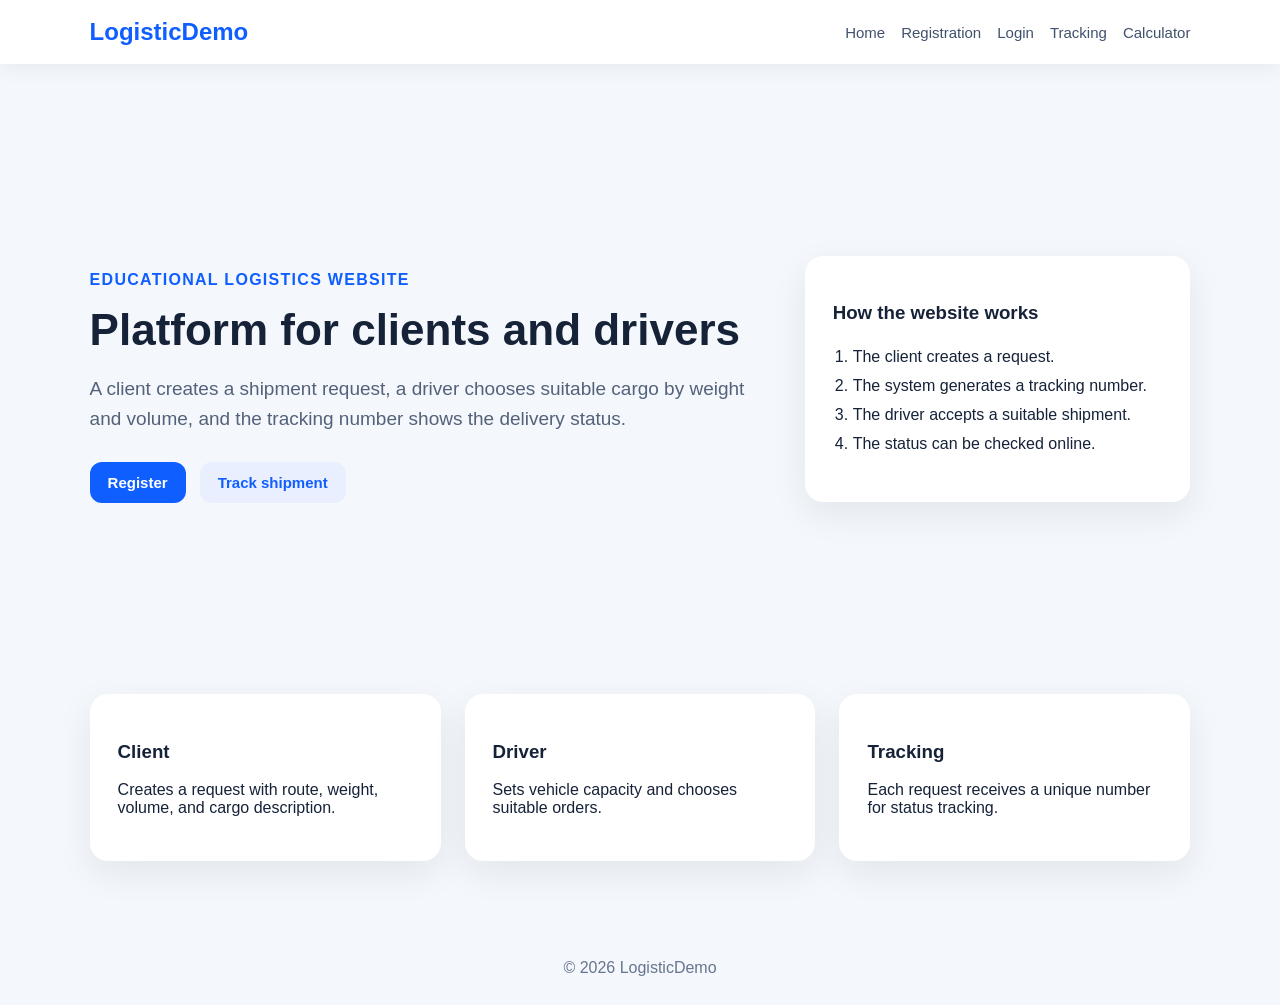
<file: index.html>
<!DOCTYPE html>
<html lang="en">
<head>
  <meta charset="UTF-8" />
  <meta name="viewport" content="width=device-width, initial-scale=1.0" />
  <meta name="description" content="LogisticDemo — an educational platform connecting clients and drivers for cargo shipments." />
  <title>LogisticDemo — Home</title>
  <link rel="stylesheet" href="style.css" />
</head>
<body>
  <header class="site-header">
    <a class="logo" href="index.html">LogisticDemo</a>
    <nav>
      <a href="index.html">Home</a>
      <a href="register.html">Registration</a>
      <a href="login.html">Login</a>
      <a href="tracking.html">Tracking</a>
      <a href="calculator.html">Calculator</a>
    </nav>
  </header>

  <main>
    <section class="hero">
      <div>
        <p class="eyebrow">Educational logistics website</p>
        <h1>Platform for clients and drivers</h1>
        <p class="hero-text">A client creates a shipment request, a driver chooses suitable cargo by weight and volume, and the tracking number shows the delivery status.</p>
        <div class="actions">
          <a class="btn primary" href="register.html">Register</a>
          <a class="btn secondary" href="tracking.html">Track shipment</a>
        </div>
      </div>
      <div class="hero-card">
        <h3>How the website works</h3>
        <ol>
          <li>The client creates a request.</li>
          <li>The system generates a tracking number.</li>
          <li>The driver accepts a suitable shipment.</li>
          <li>The status can be checked online.</li>
        </ol>
      </div>
    </section>

    <section class="features">
      <article class="card"><h3>Client</h3><p>Creates a request with route, weight, volume, and cargo description.</p></article>
      <article class="card"><h3>Driver</h3><p>Sets vehicle capacity and chooses suitable orders.</p></article>
      <article class="card"><h3>Tracking</h3><p>Each request receives a unique number for status tracking.</p></article>
    </section>
  </main>

  <footer>© 2026 LogisticDemo</footer>
  <script src="script.js"></script>
</body>
</html>
</file>
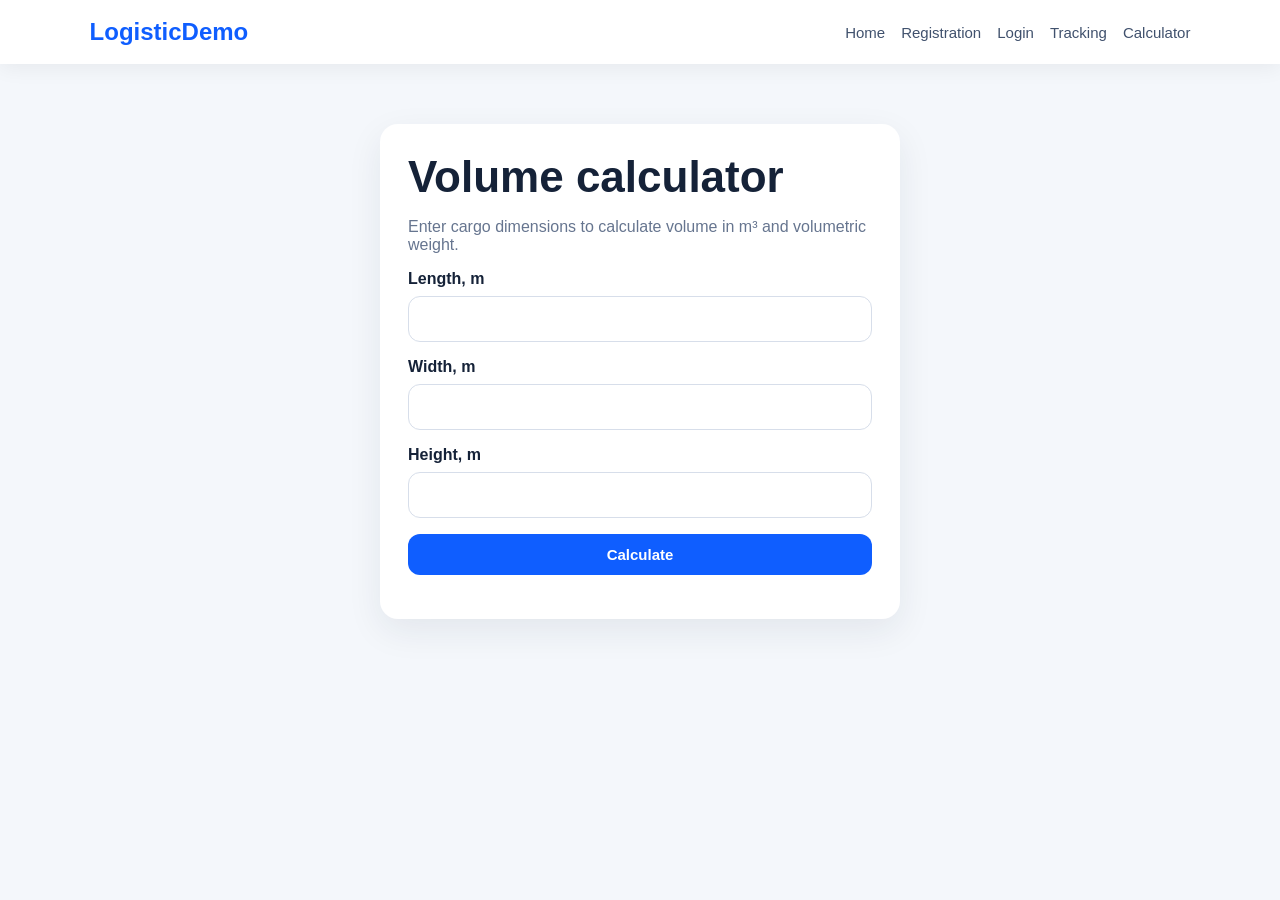
<file: calculator.html>
<!DOCTYPE html>
<html lang="en">
<head>
  <meta charset="UTF-8" />
  <meta name="viewport" content="width=device-width, initial-scale=1.0" />
  <meta name="description" content="Calculate cargo volume and volumetric weight on LogisticDemo." />
  <title>Cargo calculator — LogisticDemo</title>
  <link rel="stylesheet" href="style.css" />
</head>
<body>
  <header class="site-header">
    <a class="logo" href="index.html">LogisticDemo</a>
    <nav>
      <a href="index.html">Home</a>
      <a href="register.html">Registration</a>
      <a href="login.html">Login</a>
      <a href="tracking.html">Tracking</a>
      <a href="calculator.html">Calculator</a>
    </nav>
  </header>

  <main class="page-wrap">
    <section class="form-card">
      <h1>Volume calculator</h1>
      <p class="muted">Enter cargo dimensions to calculate volume in m³ and volumetric weight.</p>
      <form id="volumeForm">
        <label>Length, m
          <input type="number" id="length" min="0.01" step="0.01" required />
        </label>
        <label>Width, m
          <input type="number" id="width" min="0.01" step="0.01" required />
        </label>
        <label>Height, m
          <input type="number" id="height" min="0.01" step="0.01" required />
        </label>
        <button class="btn primary full" type="submit">Calculate</button>
      </form>
      <p id="volumeResult" class="message"></p>
    </section>
  </main>

  <script src="script.js"></script>
</body>
</html>
</file>
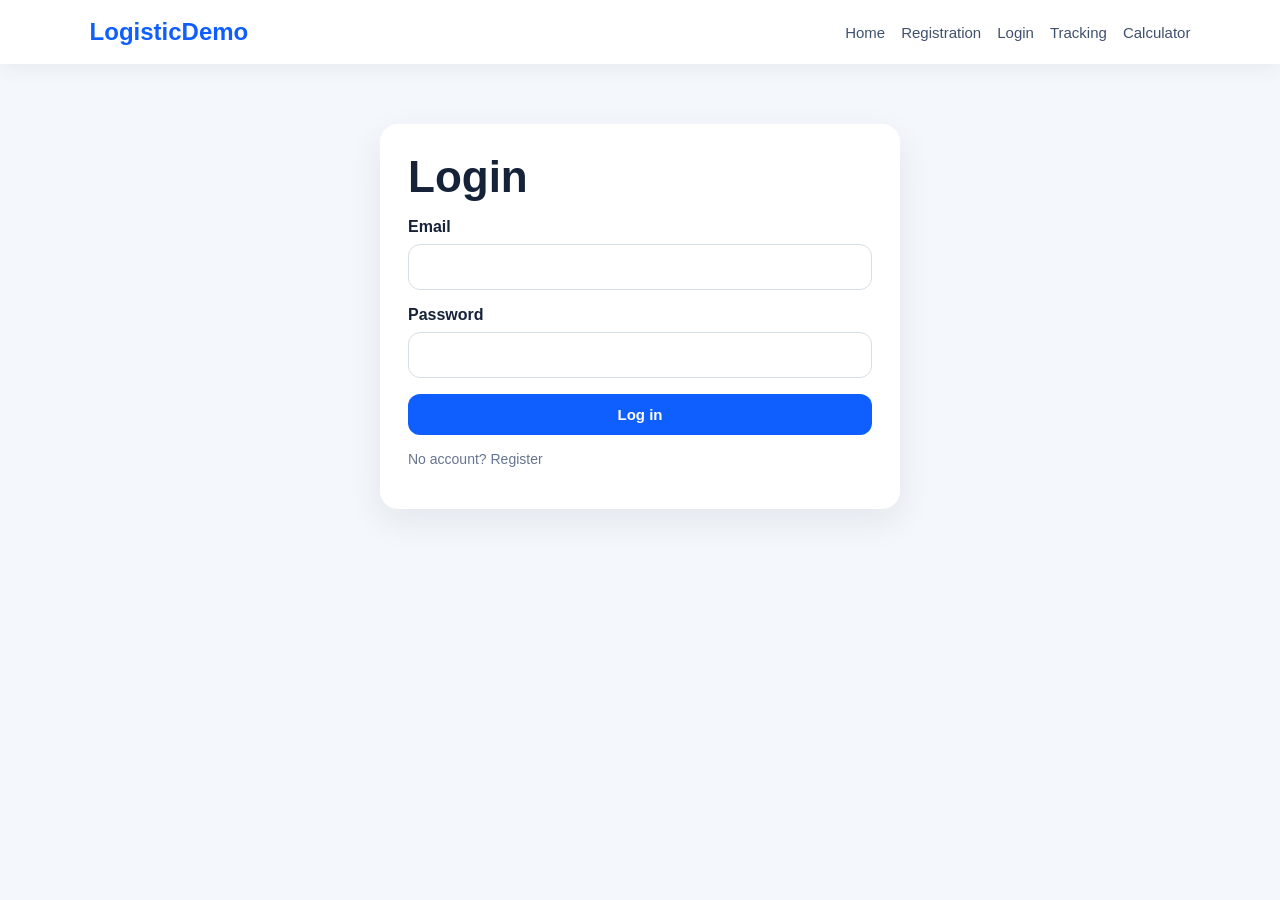
<file: client.html>
<!DOCTYPE html>
<html lang="en">
<head>
  <meta charset="UTF-8" />
  <meta name="viewport" content="width=device-width, initial-scale=1.0" />
  <meta name="description" content="Client dashboard — manage your shipment requests on LogisticDemo." />
  <title>Client dashboard — LogisticDemo</title>
  <link rel="stylesheet" href="style.css" />
</head>
<body data-role-page="client">
  <header class="site-header">
    <a class="logo" href="index.html">LogisticDemo</a>
    <nav>
      <a href="client.html">Client dashboard</a>
      <a href="tracking.html">Tracking</a>
      <a href="calculator.html">Calculator</a>
      <button class="link-button" id="logoutBtn">Log out</button>
    </nav>
  </header>

  <main class="dashboard">
    <section class="panel">
      <h1>Client dashboard</h1>
      <p id="clientWelcome" class="muted"></p>

      <h2>Create shipment request</h2>
      <form id="orderForm" class="grid-form">
        <label>From
          <input type="text" id="orderFrom" required placeholder="Riga" />
        </label>
        <label>To
          <input type="text" id="orderTo" required placeholder="Tallinn" />
        </label>
        <label>Weight, kg
          <input type="number" id="orderWeight" required min="1" />
        </label>
        <label>Volume, m³
          <input type="number" id="orderVolume" required min="0.1" step="0.1" />
        </label>
        <label class="span-2">Cargo description
          <textarea id="orderDescription" required placeholder="Example: boxes with products"></textarea>
        </label>
        <button class="btn primary" type="submit">Create request</button>
      </form>
      <p id="orderMessage" class="message"></p>
    </section>

    <section class="panel">
      <h2>My requests</h2>
      <div id="clientOrders" class="cards-list"></div>
    </section>
  </main>

  <script src="script.js"></script>
</body>
</html>
</file>
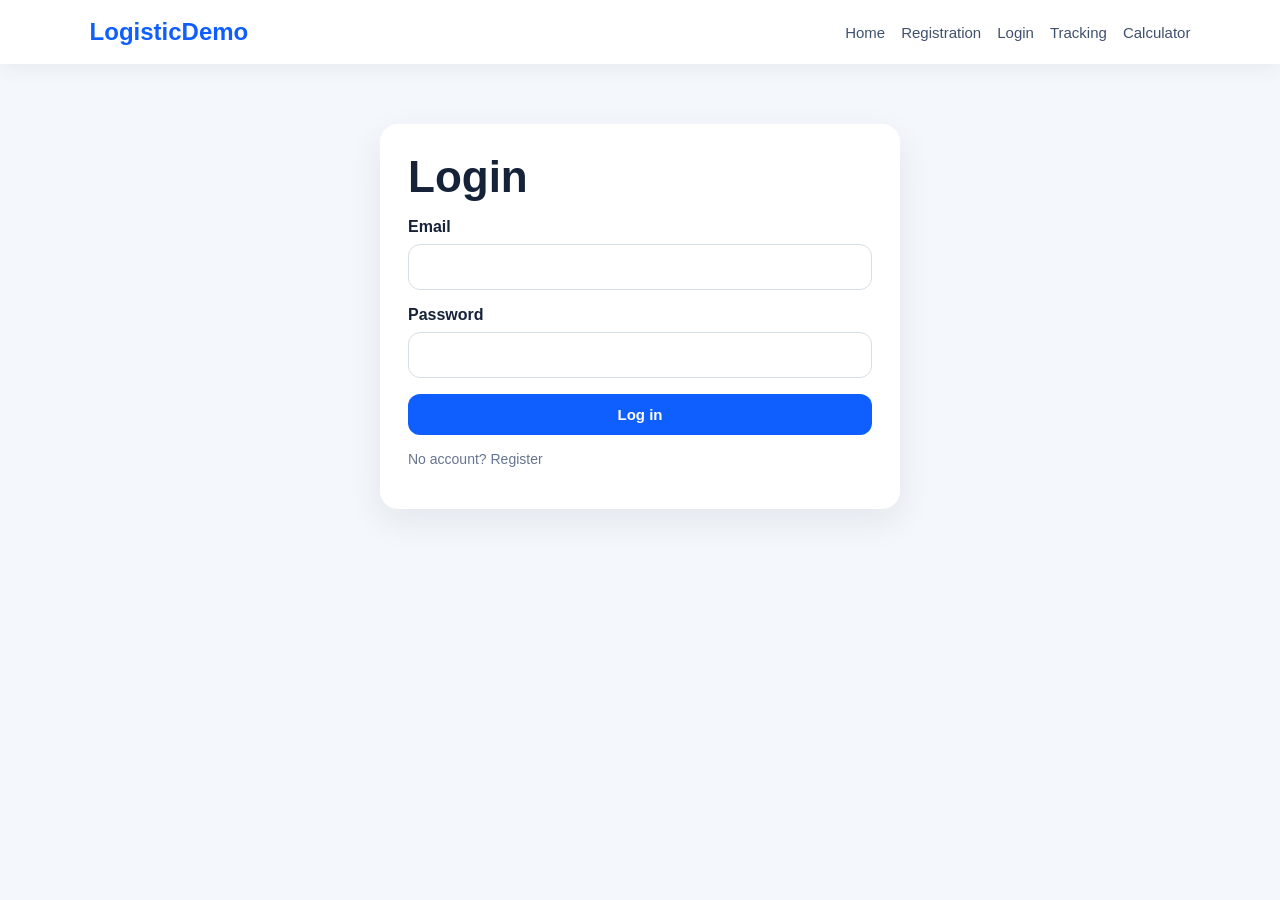
<file: driver.html>
<!DOCTYPE html>
<html lang="en">
<head>
  <meta charset="UTF-8" />
  <meta name="viewport" content="width=device-width, initial-scale=1.0" />
  <meta name="description" content="Driver dashboard — manage your capacity and accepted shipments on LogisticDemo." />
  <title>Driver dashboard — LogisticDemo</title>
  <link rel="stylesheet" href="style.css" />
</head>
<body data-role-page="driver">
  <header class="site-header">
    <a class="logo" href="index.html">LogisticDemo</a>
    <nav>
      <a href="driver.html">Driver dashboard</a>
      <a href="tracking.html">Tracking</a>
      <a href="calculator.html">Calculator</a>
      <button class="link-button" id="logoutBtn">Log out</button>
    </nav>
  </header>

  <main class="dashboard">
    <section class="panel">
      <h1>Driver dashboard</h1>
      <p id="driverWelcome" class="muted"></p>

      <h2>My capacity</h2>
      <form id="capacityForm" class="grid-form">
        <label>Maximum weight, kg
          <input type="number" id="driverMaxWeight" min="1" required />
        </label>
        <label>Maximum volume, m³
          <input type="number" id="driverMaxVolume" min="0.1" step="0.1" required />
        </label>
        <button class="btn primary" type="submit">Save</button>
      </form>
      <p id="capacityMessage" class="message"></p>
    </section>

    <section class="panel">
      <h2>All requests</h2>
      <p class="muted">All customer requests are shown here. You can accept only free requests that fit your weight and volume capacity.</p>
      <div id="availableOrders" class="cards-list"></div>
    </section>

    <section class="panel">
      <h2>My accepted shipments</h2>
      <div id="driverOrders" class="cards-list"></div>
    </section>
  </main>

  <script src="script.js"></script>
</body>
</html>
</file>
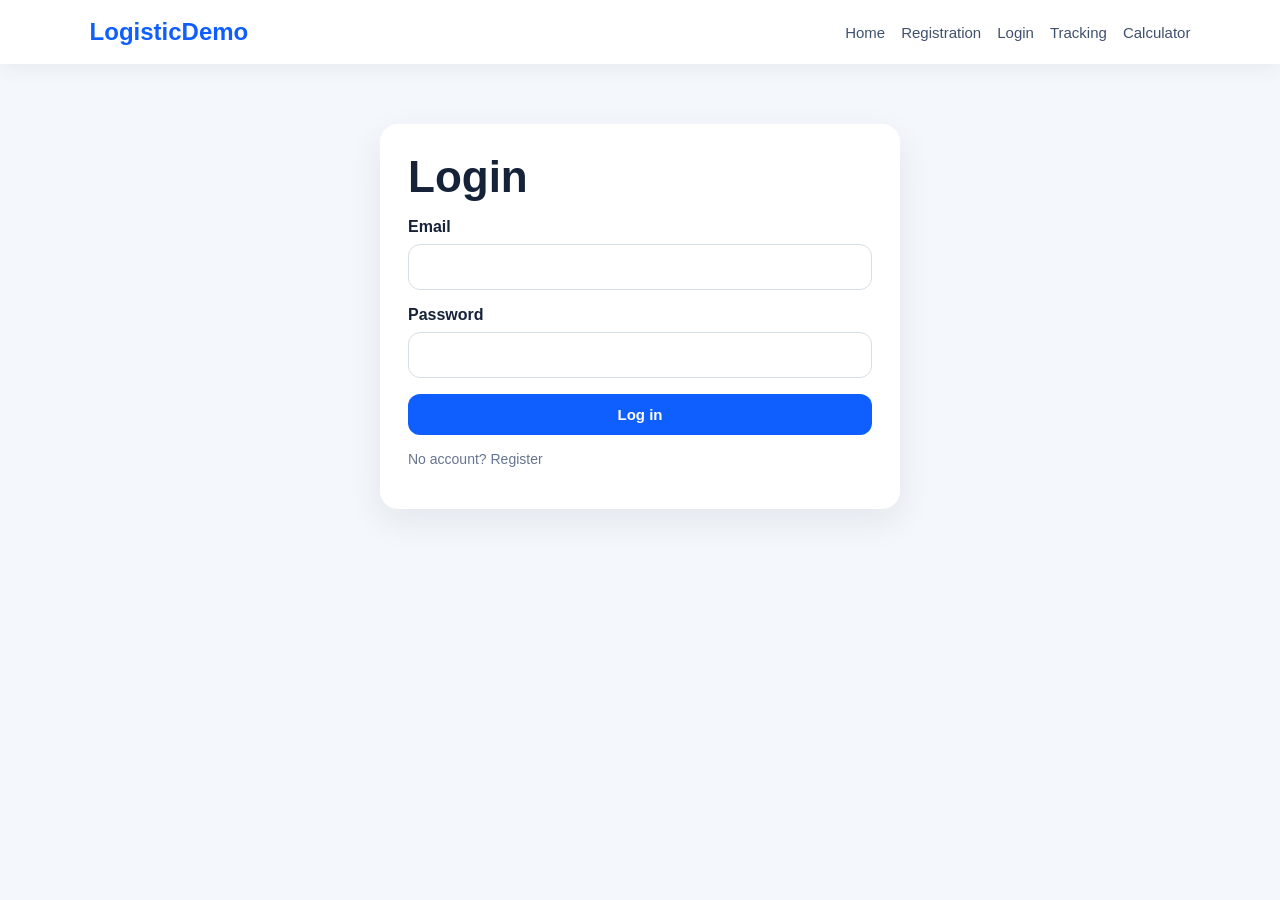
<file: login.html>
<!DOCTYPE html>
<html lang="en">
<head>
  <meta charset="UTF-8" />
  <meta name="viewport" content="width=device-width, initial-scale=1.0" />
  <meta name="description" content="Log in to your LogisticDemo account." />
  <title>Login — LogisticDemo</title>
  <link rel="stylesheet" href="style.css" />
</head>
<body>
  <header class="site-header">
    <a class="logo" href="index.html">LogisticDemo</a>
    <nav>
      <a href="index.html">Home</a>
      <a href="register.html">Registration</a>
      <a href="login.html">Login</a>
      <a href="tracking.html">Tracking</a>
      <a href="calculator.html">Calculator</a>
    </nav>
  </header>

  <main class="page-wrap">
    <section class="form-card">
      <h1>Login</h1>
      <form id="loginForm">
        <label>Email
          <input type="email" id="loginEmail" required />
        </label>
        <label>Password
          <input type="password" id="loginPassword" required />
        </label>
        <button class="btn primary full" type="submit">Log in</button>
        <p id="loginMessage" class="message"></p>
      </form>
      <p class="small-text">No account? <a href="register.html">Register</a></p>
    </section>
  </main>

  <script src="script.js"></script>
</body>
</html>
</file>
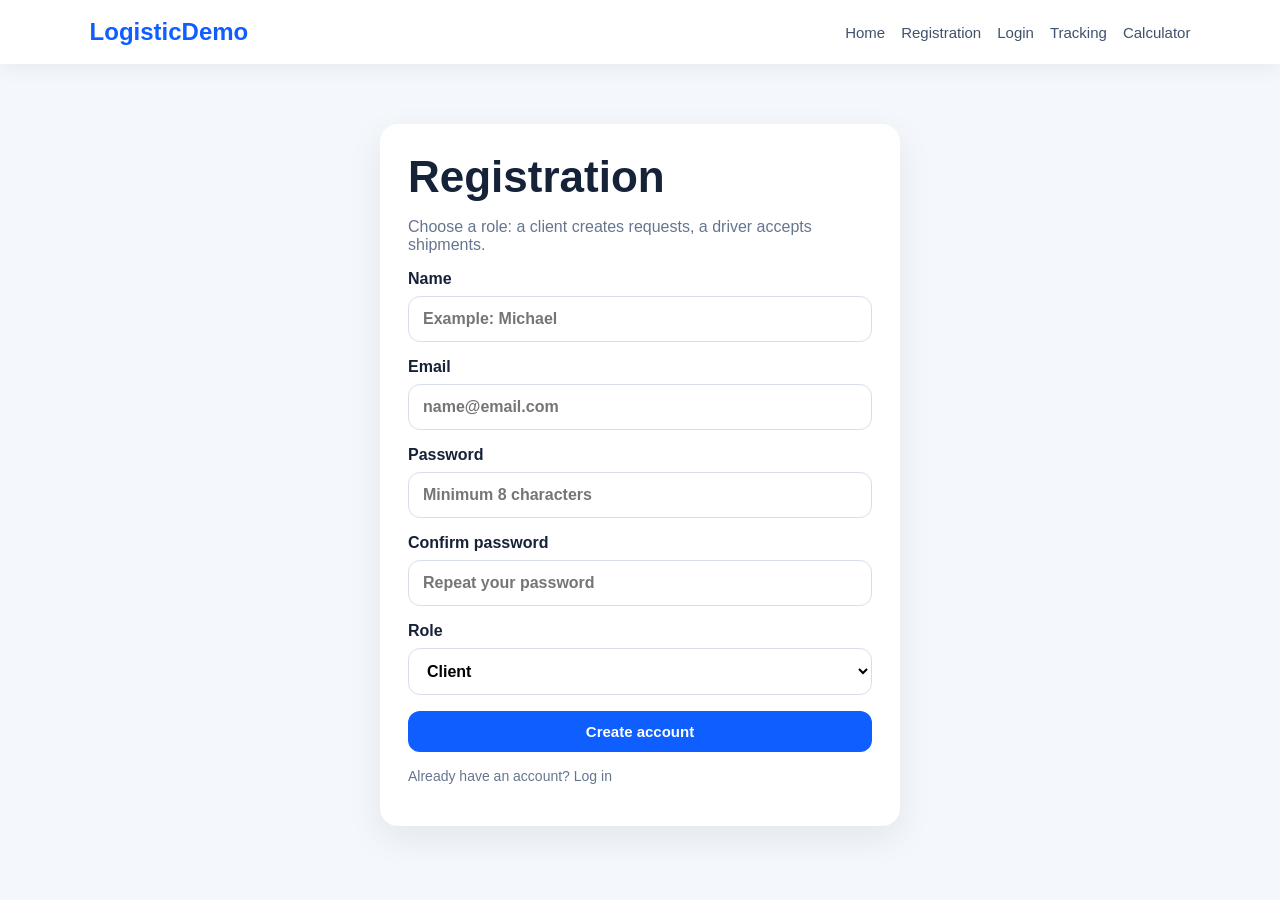
<file: register.html>
<!DOCTYPE html>
<html lang="en">
<head>
  <meta charset="UTF-8" />
  <meta name="viewport" content="width=device-width, initial-scale=1.0" />
  <meta name="description" content="Create a client or driver account on LogisticDemo." />
  <title>Registration — LogisticDemo</title>
  <link rel="stylesheet" href="style.css" />
</head>
<body>
  <header class="site-header">
    <a class="logo" href="index.html">LogisticDemo</a>
    <nav>
      <a href="index.html">Home</a>
      <a href="register.html">Registration</a>
      <a href="login.html">Login</a>
      <a href="tracking.html">Tracking</a>
      <a href="calculator.html">Calculator</a>
    </nav>
  </header>

  <main class="page-wrap">
    <section class="form-card">
      <h1>Registration</h1>
      <p class="muted">Choose a role: a client creates requests, a driver accepts shipments.</p>
      <form id="registerForm">
        <label>Name
          <input type="text" id="regName" required placeholder="Example: Michael" />
        </label>
        <label>Email
          <input type="email" id="regEmail" required placeholder="name@email.com" />
        </label>
        <label>Password
          <input type="password" id="regPassword" required minlength="8" placeholder="Minimum 8 characters" />
        </label>
        <label>Confirm password
          <input type="password" id="regConfirmPassword" required minlength="8" placeholder="Repeat your password" />
        </label>
        <label>Role
          <select id="regRole" required>
            <option value="client">Client</option>
            <option value="driver">Driver</option>
          </select>
        </label>
        <div id="driverFields" class="hidden extra-fields">
          <label>How many kg the driver can carry
            <input type="number" id="regMaxWeight" min="1" placeholder="Example: 1200" />
          </label>
          <label>How many m³ the driver can carry
            <input type="number" id="regMaxVolume" min="1" step="0.1" placeholder="Example: 15" />
          </label>
        </div>
        <button class="btn primary full" type="submit">Create account</button>
        <p id="registerMessage" class="message"></p>
      </form>
      <p class="small-text">Already have an account? <a href="login.html">Log in</a></p>
    </section>
  </main>

  <script src="script.js"></script>
</body>
</html>
</file>
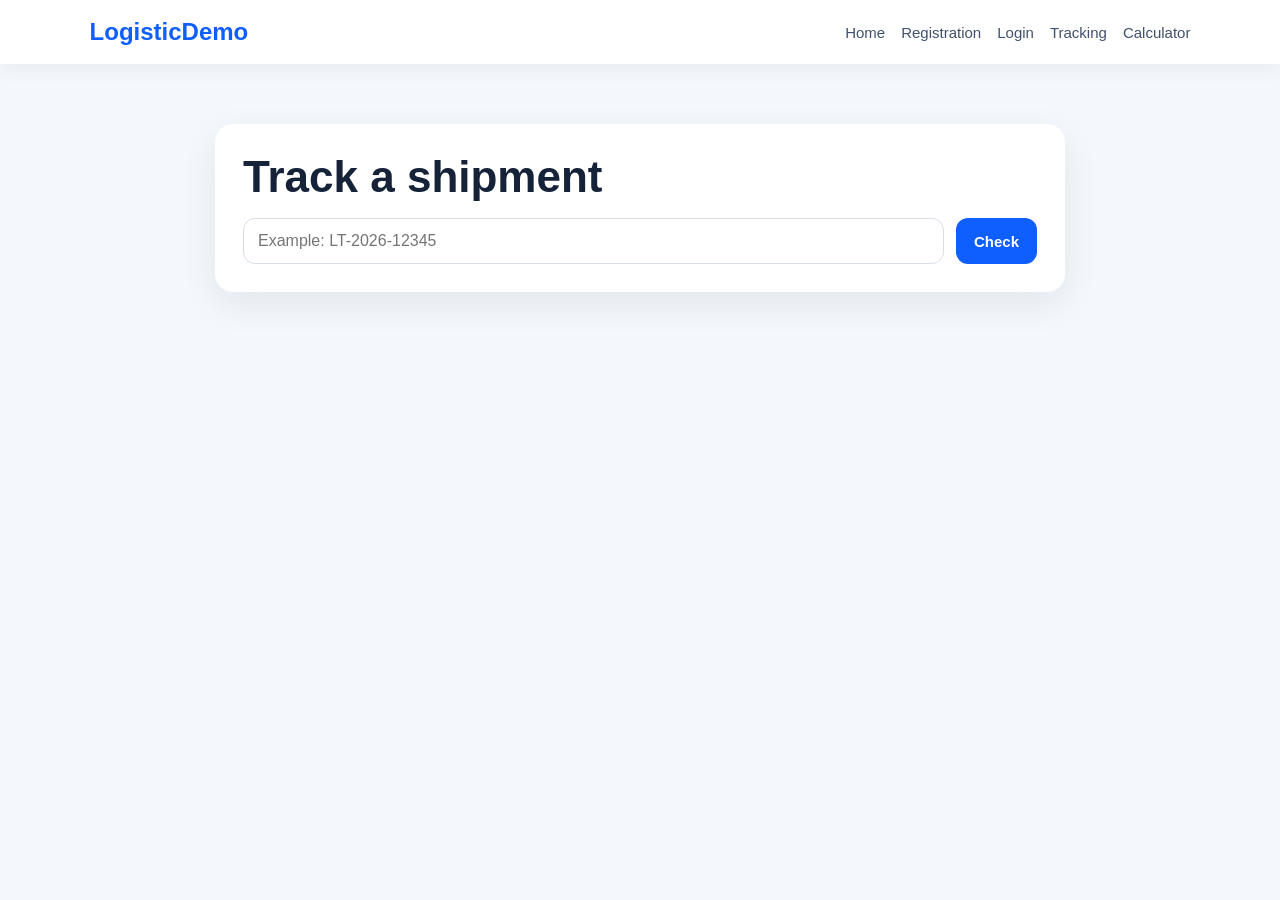
<file: tracking.html>
<!DOCTYPE html>
<html lang="en">
<head>
  <meta charset="UTF-8" />
  <meta name="viewport" content="width=device-width, initial-scale=1.0" />
  <meta name="description" content="Track your shipment by tracking number on LogisticDemo." />
  <title>Tracking — LogisticDemo</title>
  <link rel="stylesheet" href="style.css" />
</head>
<body>
  <header class="site-header">
    <a class="logo" href="index.html">LogisticDemo</a>
    <nav>
      <a href="index.html">Home</a>
      <a href="register.html">Registration</a>
      <a href="login.html">Login</a>
      <a href="tracking.html">Tracking</a>
      <a href="calculator.html">Calculator</a>
    </nav>
  </header>

  <main class="page-wrap">
    <section class="form-card wide">
      <h1>Track a shipment</h1>
      <form id="trackingForm" class="track-form">
        <input type="text" id="trackingInput" placeholder="Example: LT-2026-12345" required />
        <button class="btn primary" type="submit">Check</button>
      </form>
      <div id="trackingResult"></div>
    </section>
  </main>

  <script src="script.js"></script>
</body>
</html>
</file>
<file: style.css>
* {
  box-sizing: border-box;
}

body {
  margin: 0;
  font-family: Arial, sans-serif;
  background: #f4f7fb;
  color: #152238;
}

a {
  color: inherit;
  text-decoration: none;
}

.site-header {
  display: flex;
  justify-content: space-between;
  align-items: center;
  gap: 20px;
  padding: 18px 7%;
  background: #ffffff;
  box-shadow: 0 4px 20px rgba(0, 0, 0, 0.06);
  position: sticky;
  top: 0;
  z-index: 10;
}

.logo {
  font-size: 24px;
  font-weight: 800;
  color: #0f5eff;
}

nav {
  display: flex;
  gap: 16px;
  align-items: center;
  flex-wrap: wrap;
}

nav a,
.link-button {
  font-size: 15px;
  color: #40516d;
}

/* Dashboard link injected by JS when logged in */
nav a.nav-dashboard {
  font-weight: 700;
  color: #0f5eff;
}

.link-button {
  border: none;
  background: none;
  cursor: pointer;
  padding: 0;
}

.hero {
  min-height: 70vh;
  padding: 80px 7%;
  display: grid;
  grid-template-columns: 1.4fr 0.8fr;
  gap: 40px;
  align-items: center;
}

.eyebrow {
  color: #0f5eff;
  font-weight: 700;
  text-transform: uppercase;
  letter-spacing: 0.08em;
}

h1 {
  font-size: 44px;
  margin: 0 0 16px;
}

h2 {
  margin-top: 0;
}

.hero-text {
  font-size: 19px;
  max-width: 680px;
  color: #53627a;
  line-height: 1.6;
}

.hero-card,
.card,
.form-card,
.panel,
.order-card {
  background: #ffffff;
  border-radius: 18px;
  padding: 28px;
  box-shadow: 0 12px 35px rgba(25, 39, 70, 0.08);
}

.hero-card ol {
  padding-left: 20px;
  line-height: 1.8;
}

.actions {
  margin-top: 28px;
  display: flex;
  gap: 14px;
  flex-wrap: wrap;
}

.btn {
  display: inline-block;
  border: none;
  border-radius: 12px;
  padding: 12px 18px;
  cursor: pointer;
  font-weight: 700;
  font-size: 15px;
  text-align: center;
}

.btn.primary {
  background: #0f5eff;
  color: #ffffff;
}

.btn.secondary {
  background: #e9efff;
  color: #0f5eff;
}

.btn.full {
  width: 100%;
}

.btn.small {
  padding: 9px 12px;
  margin-top: 10px;
}

.btn:disabled {
  opacity: 0.5;
  cursor: not-allowed;
}

.features {
  padding: 0 7% 70px;
  display: grid;
  grid-template-columns: repeat(3, 1fr);
  gap: 24px;
}

.page-wrap {
  min-height: calc(100vh - 80px);
  display: flex;
  justify-content: center;
  align-items: flex-start;
  padding: 60px 7%;
}

.form-card {
  width: 100%;
  max-width: 520px;
}

.form-card.wide {
  max-width: 850px;
}

label {
  display: block;
  margin: 16px 0;
  font-weight: 700;
}

input,
select,
textarea {
  width: 100%;
  margin-top: 8px;
  padding: 13px 14px;
  border: 1px solid #d7deea;
  border-radius: 12px;
  font: inherit;
  background: #ffffff;
}

textarea {
  min-height: 110px;
  resize: vertical;
}

.hidden {
  display: none;
}

.extra-fields {
  border: 1px solid #d7deea;
  border-radius: 14px;
  padding: 0 16px;
  margin: 15px 0;
}

.muted,
.small-text,
.empty {
  color: #66758f;
}

.small-text {
  font-size: 14px;
}

.message {
  font-weight: 700;
  margin-top: 14px;
}

.message.success {
  color: #148a3b;
}

.message.error {
  color: #d22f2f;
}

.dashboard {
  padding: 40px 7%;
  display: grid;
  gap: 26px;
}

.grid-form {
  display: grid;
  grid-template-columns: repeat(2, 1fr);
  gap: 12px 18px;
  align-items: end;
}

.grid-form label {
  margin: 0;
}

.span-2 {
  grid-column: span 2;
}

.cards-list {
  display: grid;
  gap: 18px;
}

.order-card {
  border: 1px solid #e2e7f0;
  box-shadow: none;
}

.order-card p {
  margin: 8px 0;
}

.order-top {
  display: flex;
  justify-content: space-between;
  gap: 12px;
  align-items: flex-start;
}

.status {
  background: #e9efff;
  color: #0f5eff;
  border-radius: 999px;
  padding: 7px 12px;
  font-weight: 800;
  white-space: nowrap;
}

.status-actions {
  display: flex;
  gap: 10px;
  flex-wrap: wrap;
}

.track-form {
  display: flex;
  gap: 12px;
}

.track-form input {
  margin: 0;
}

.tracking-box {
  margin-top: 24px;
}

.timeline {
  display: grid;
  grid-template-columns: repeat(4, 1fr);
  gap: 12px;
  margin-top: 22px;
}

.timeline-step {
  background: #eef2f8;
  border-radius: 14px;
  padding: 14px;
  color: #66758f;
  font-weight: 700;
}

.timeline-step span {
  display: block;
  width: 16px;
  height: 16px;
  border-radius: 50%;
  background: #aeb8c9;
  margin-bottom: 8px;
}

.timeline-step.active {
  background: #e8f7ee;
  color: #148a3b;
}

.timeline-step.active span {
  background: #148a3b;
}

footer {
  text-align: center;
  padding: 28px;
  color: #66758f;
}

code {
  background: #f0f3fa;
  padding: 3px 6px;
  border-radius: 6px;
}

@media (max-width: 850px) {
  .site-header,
  .hero {
    grid-template-columns: 1fr;
    align-items: flex-start;
  }

  .site-header {
    flex-direction: column;
  }

  .features,
  .grid-form,
  .timeline {
    grid-template-columns: 1fr;
  }

  .span-2 {
    grid-column: span 1;
  }

  h1 {
    font-size: 34px;
  }

  .track-form {
    flex-direction: column;
  }
}
</file>
